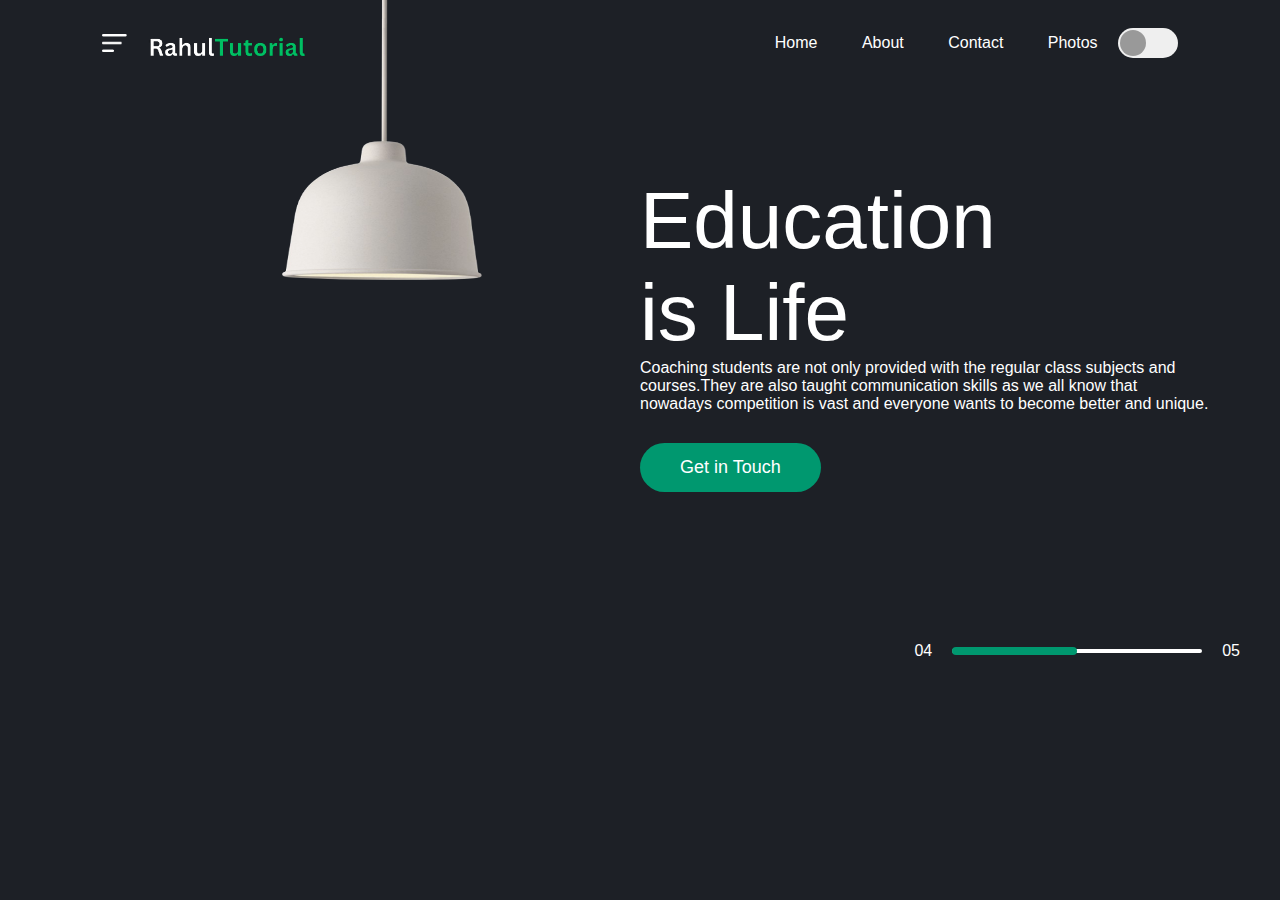
<file: index.html>
<!DOCTYPE html>
<head>
    <meta name="viewport" content="width=device-width, initial-scale=1.0">
    <title>Rahul Tutorial (Home and Batch Tutions)</title>
    <link rel="stylesheet" href="style.css">
</head>
<body>
<div class="hero">
<nav>
    <img src="images/menu.png" class="menu-img">
    <img src="images/logo.png" class="logo">
    <ul>
        <li><a href="index.html">Home</a></li>
        <li><a href="">About</a></li>
        <li><a href="contact.html">Contact</a></li>
        <li><a href="gallery.html">Photos</a></li>     
    </ul>
    <button type="button" onclick="togglebtn()" id="btn"><span></span></button>
</nav>

<div class="lamp-container"></div>
    <img src="images/lamp.png" class="lamp">
    <img src="images/light.png" class="light" id="light">

    <div class="text-container">
<h1>Education <br> is Life</h1>
<p>Coaching students are not only provided with the regular class subjects and courses.They are also taught communication skills as we all know that <br> nowadays competition is vast and everyone wants to become better and unique.</p>
<a href="https://wa.me/917903894456">Get in Touch</a>
<div class="control">
    <p>04</p>
    <div class="line"><span></span></div>
    <p>05</p>
</div>
</div>


</div>


<script>

var btn = document.getElementById("btn");
var light = document.getElementById("light");

function togglebtn(){
    btn.classList.toggle("active");
    light.classList.toggle("on");
}

</script>
</body>
</html>
</file>
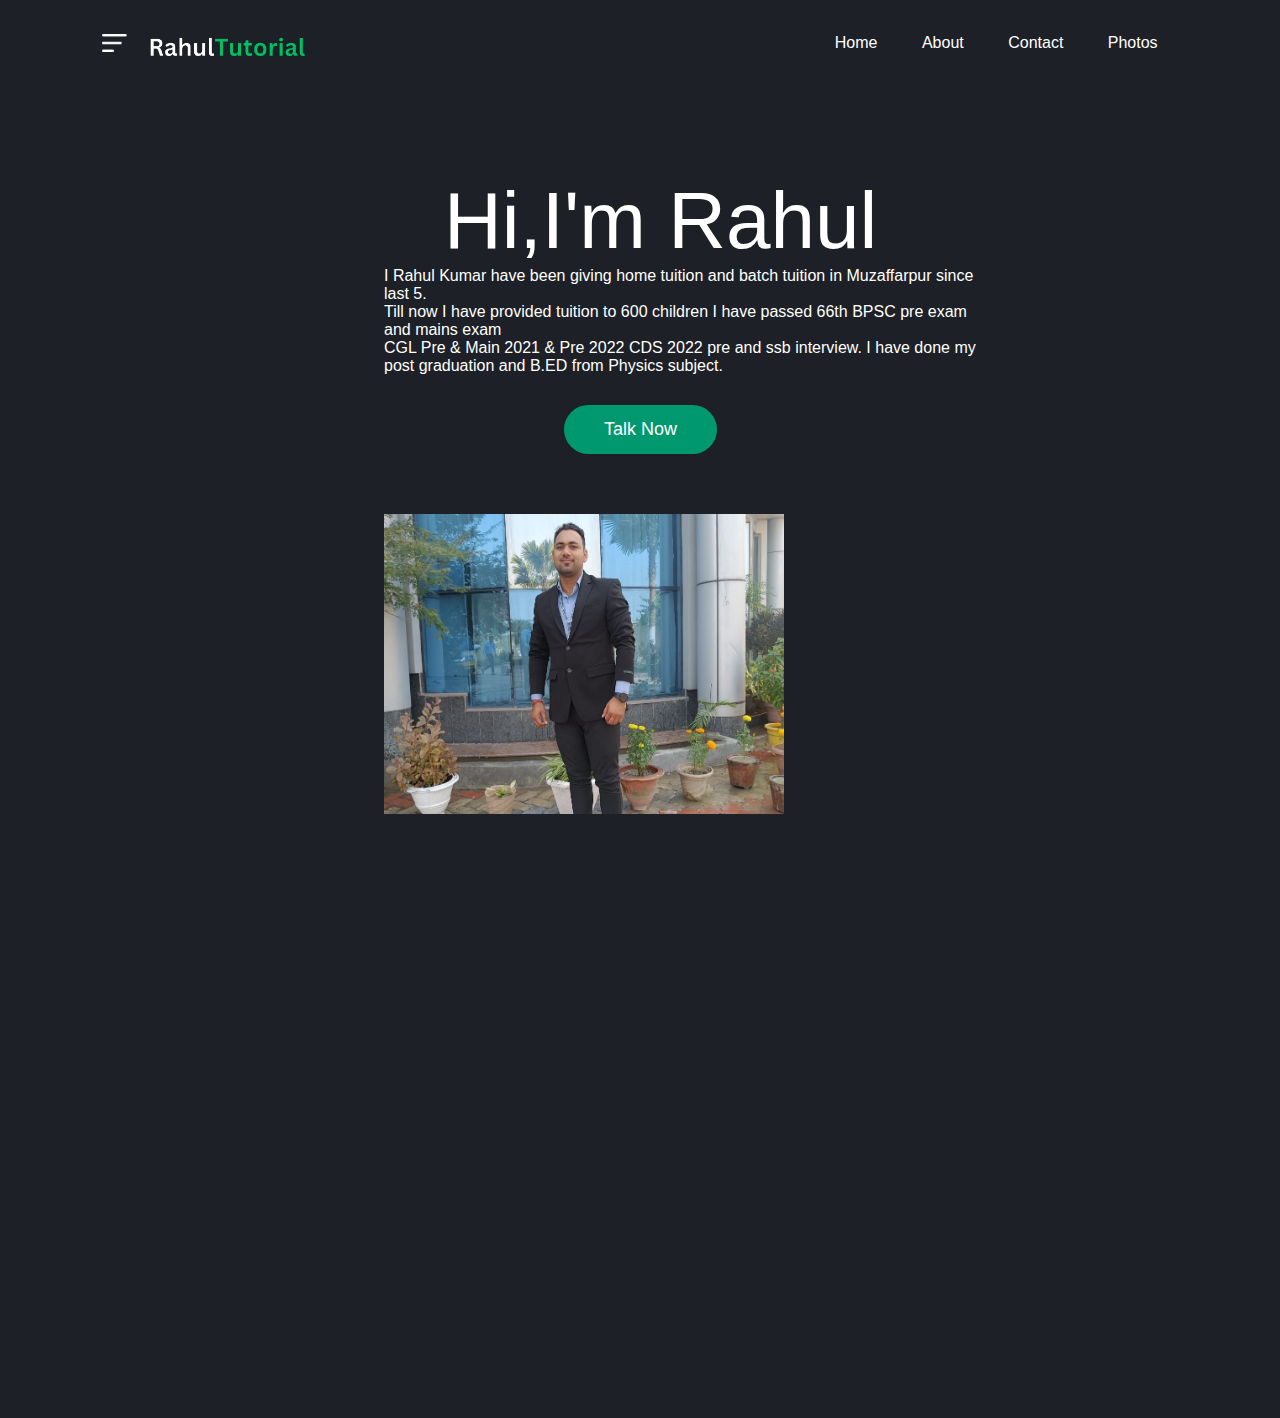
<file: about.html>
<!DOCTYPE html>
<head>
    <meta name="viewport" content="width=device-width, initial-scale=1.0">
    <title>Rahul Tutorial (Home and Batch Tutions)</title>
    <link rel="stylesheet" href="style.css">
</head>
<body>
<div class="hero">
<nav>
    <img src="images/menu.png" class="menu-img">
    <img src="images/logo.png" class="logo">
    <ul>
        <li><a href="index.html">Home</a></li>
        <li><a href="">About</a></li>
        <li><a href="contact.html">Contact</a></li>
        <li><a href="gallery.html">Photos</a></li>     
    </ul>
    </nav>

    <div class="about">
        <h1>Hi,I'm Rahul</h1>
        <p>I Rahul Kumar have been giving home tuition and batch tuition in Muzaffarpur since last 5. <br> Till now I have provided tuition to 600 children I have passed 66th BPSC pre exam and mains exam <br> CGL Pre & Main 2021 & Pre 2022 CDS 2022 pre and ssb interview. I have done my post graduation and B.ED from Physics subject.

        </p>
        <a href="https://wa.me/917903894456">Talk Now</a>
        <img src="WhatsApp Image 2023-01-11 at 16.10.25.jpg">
    </div>

    </div>
    </body>
    </html>
</file>
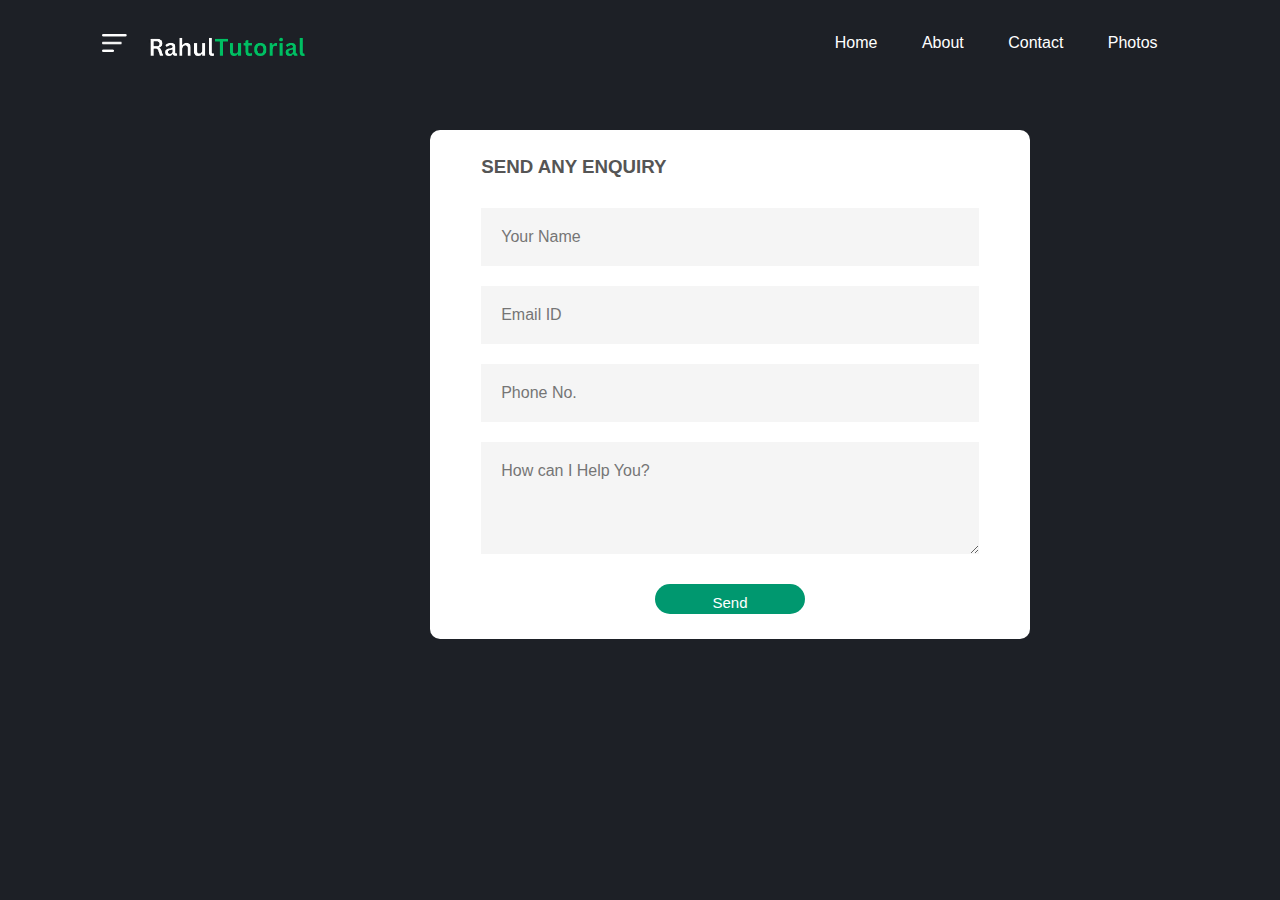
<file: contact.html>
<!DOCTYPE html>
<head>
    <meta name="viewport" content="width=device-width, initial-scale=1.0">
    <title>Rahul Tutorial (Home and Batch Tutions)</title>
    <link rel="stylesheet" href="style.css">
</head>
<body>
<div class="hero">
<nav>
    <img src="images/menu.png" class="menu-img">
    <img src="images/logo.png" class="logo">
    <ul>
        <li><a href="index.html">Home</a></li>
        <li><a href="">About</a></li>
        <li><a href="contact.html">Contact</a></li>
        <li><a href="gallery.html">Photos</a></li>     
    </ul>
    </nav>
    <div class="container">
        <form action="https://formsubmit.co/4754e3c1b6a97872ef6f70c6d7b979f9" method="POST">

        <h3>SEND ANY ENQUIRY</h3>
        <input type="text" id="Name" placeholder="Your Name" required>
        <input type="email" id="email" placeholder="Email ID" required>
        <input type="text" id="phone" placeholder="Phone No." required>
        <textarea name="Message" rows="4" placeholder="How can I Help You?"></textarea>
        <button type="submit">Send</button>
        </form>
    </div>


    </div>
    </body>
    </html>
</file>
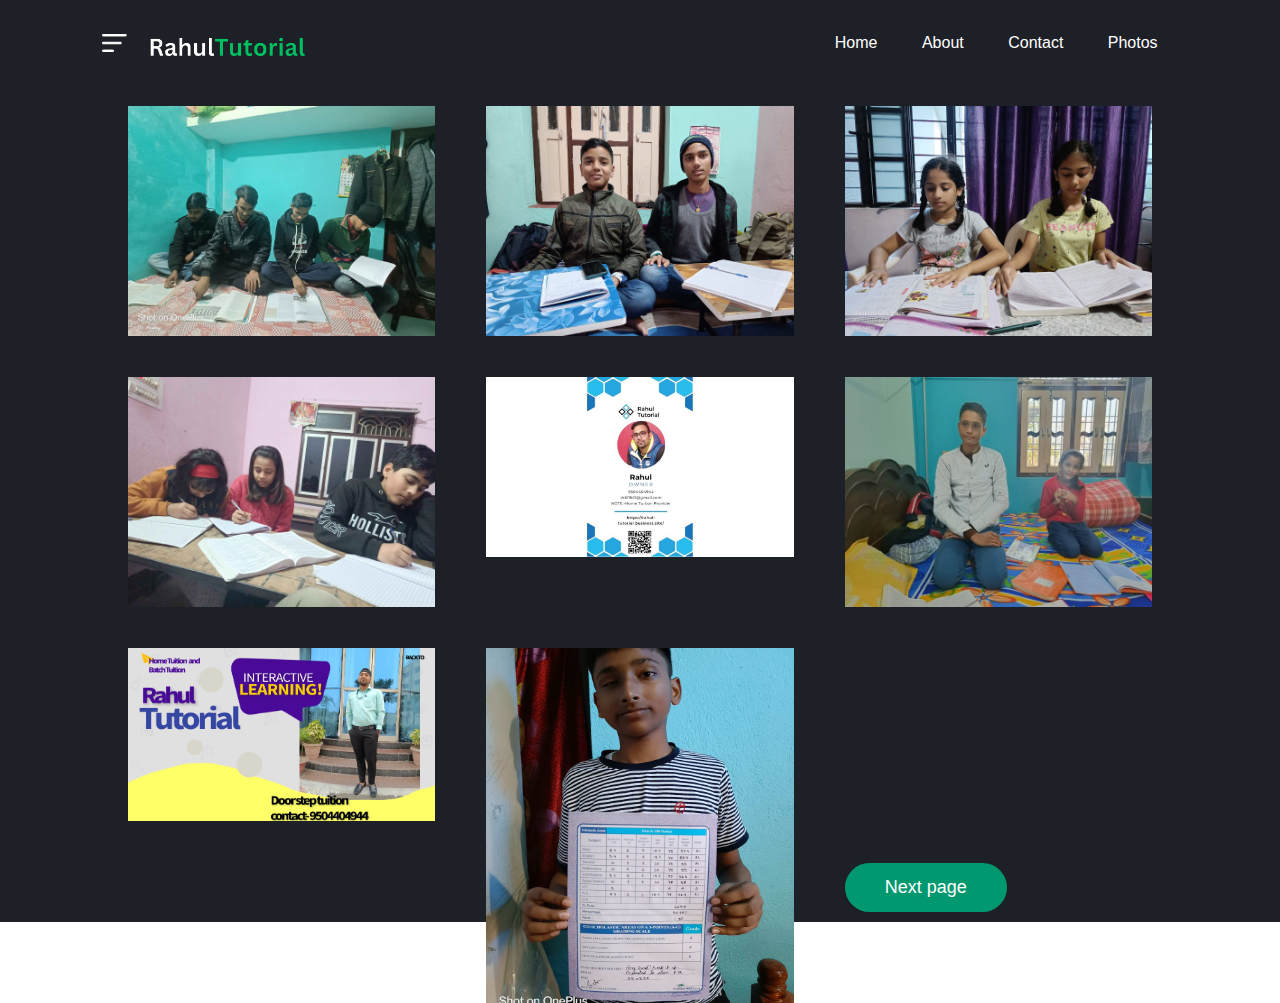
<file: gallery.html>
<!DOCTYPE html>
<head>
    <meta name="viewport" content="width=device-width, initial-scale=1.0">
    <title>Rahul Tutorial (Home and Batch Tutions)</title>
    <link rel="stylesheet" href="style.css">
</head>
<body>
<div class="hero">
<nav>
    <img src="images/menu.png" class="menu-img">
    <img src="images/logo.png" class="logo">
    <ul>
        <li><a href="index.html">Home</a></li>
        <li><a href="">About</a></li>
        <li><a href="contact.html">Contact</a></li>
        <li><a href="gallery.html">Photos</a></li>     
    </ul>
</nav>
<div class="full-img" id="FullImgBox">
    <img src="gallery/1.png" id="FullImg">
    <span onclick="closeFullImg()">X</span>    
</div>
<div class="image-gallery">
    <img src="gallery/1.png" onclick="openFullImg(this.src)">
    <img src="gallery/2.png" onclick="openFullImg(this.src)">
    <img src="gallery/3.png" onclick="openFullImg(this.src)">
    <img src="gallery/4.png" onclick="openFullImg(this.src)">
    <img src="gallery/6.png" onclick="openFullImg(this.src)">
    <img src="gallery/7.png" onclick="openFullImg(this.src)">
    <img src="gallery/8.png" onclick="openFullImg(this.src)">
    <img src="gallery/9.png" onclick="openFullImg(this.src)">
    <div class="next">
    <a href="gallery2.html">Next page</a>
</div>
</div>




</div>
<script>


var FullImgBox = document.getElementById("FullImgBox");
var FullImg = document.getElementById("FullImg");

function openFullImg(pic){
    FullImgBox.style.display = "flex";
    FullImg.src = pic;
}
function closeFullImg(){
    FullImgBox.style.display = "none";
}

</script>
</body>
</html>
</file>
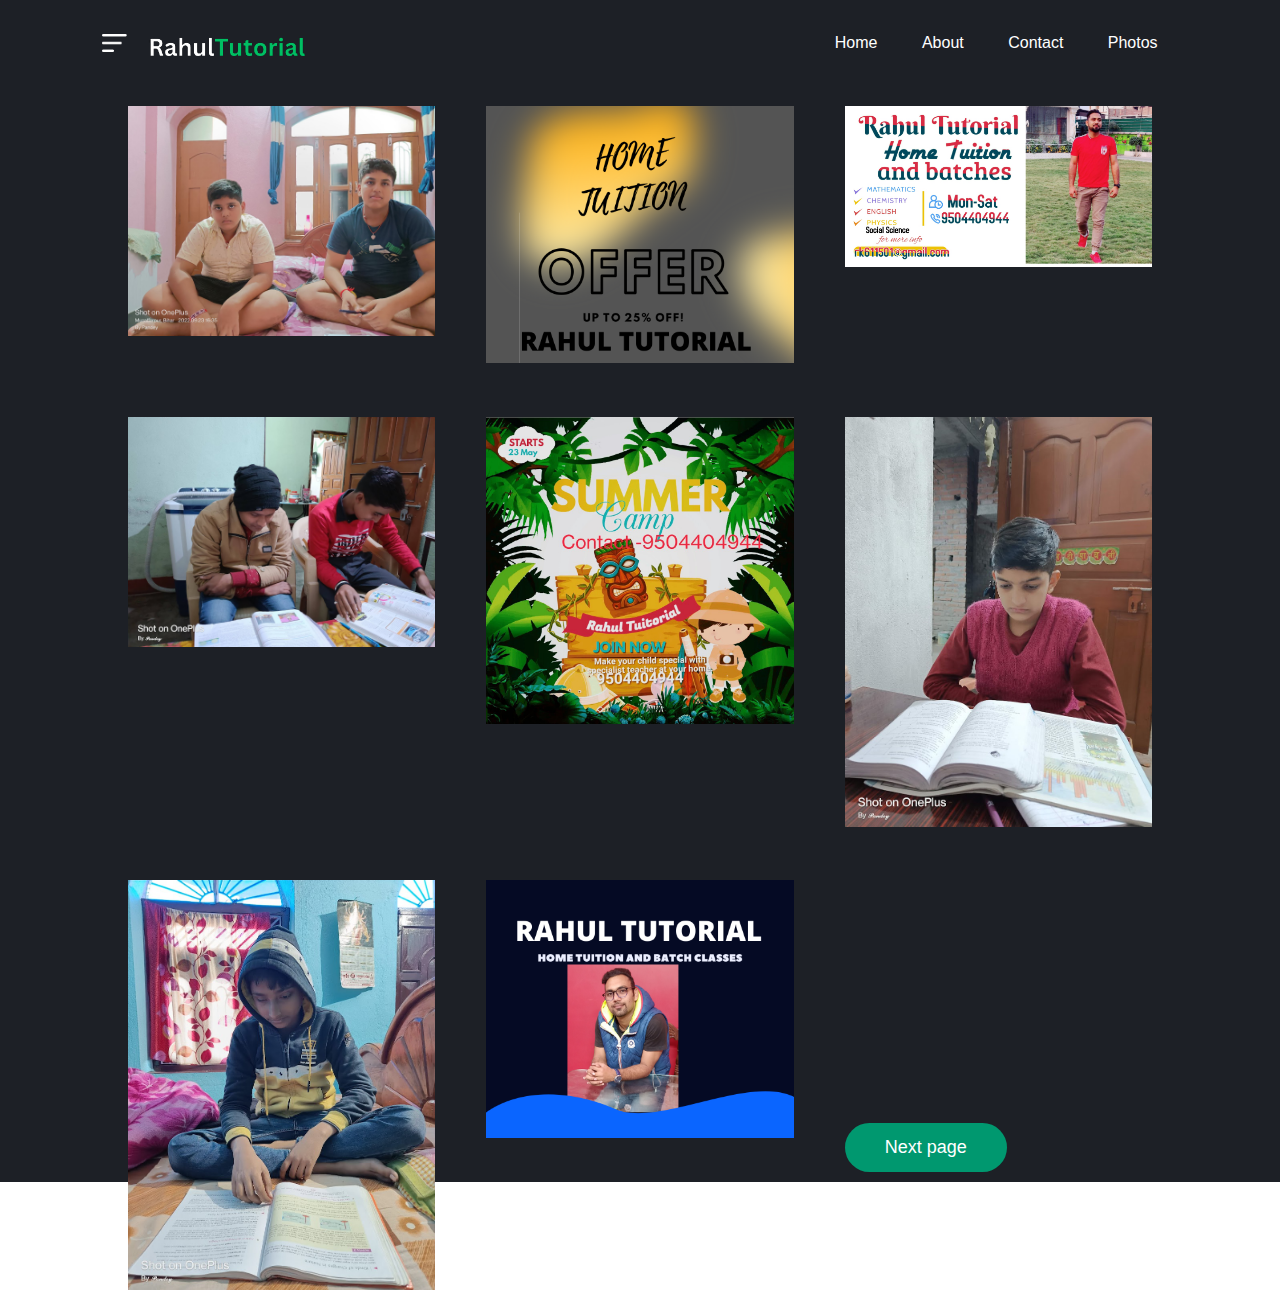
<file: gallery2.html>
<!DOCTYPE html>
<head>
    <meta name="viewport" content="width=device-width, initial-scale=1.0">
    <title>Rahul Tutorial (Home and Batch Tutions)</title>
    <link rel="stylesheet" href="style.css">
</head>
<body>
<div class="hero">
<nav>
    <img src="images/menu.png" class="menu-img">
    <img src="images/logo.png" class="logo">
    <ul>
        <li><a href="index.html">Home</a></li>
        <li><a href="">About</a></li>
        <li><a href="contact.html">Contact</a></li>
        <li><a href="gallery.html">Photos</a></li>     
    </ul>
</nav>
<div class="full-img" id="FullImgBox">
    <img src="gallery/1.png" id="FullImg">
    <span onclick="closeFullImg()">X</span>    
</div>
<div class="image-gallery">
    <img src="gallery/10.png" onclick="openFullImg(this.src)">
    <img src="gallery/11.png" onclick="openFullImg(this.src)">
    <img src="gallery/12.png" onclick="openFullImg(this.src)">
    <img src="gallery/13.png" onclick="openFullImg(this.src)">
    <img src="gallery/15.png" onclick="openFullImg(this.src)">
    <img src="gallery/14.png" onclick="openFullImg(this.src)">
    <img src="gallery/16.png" onclick="openFullImg(this.src)">
    <img src="gallery/17.png" onclick="openFullImg(this.src)">
    <div class="next">
    <a href="gallery3.html">Next page</a>
</div>
</div>




</div>
<script>


var FullImgBox = document.getElementById("FullImgBox");
var FullImg = document.getElementById("FullImg");

function openFullImg(pic){
    FullImgBox.style.display = "flex";
    FullImg.src = pic;
}
function closeFullImg(){
    FullImgBox.style.display = "none";
}

</script>
</body>
</html>
</file>
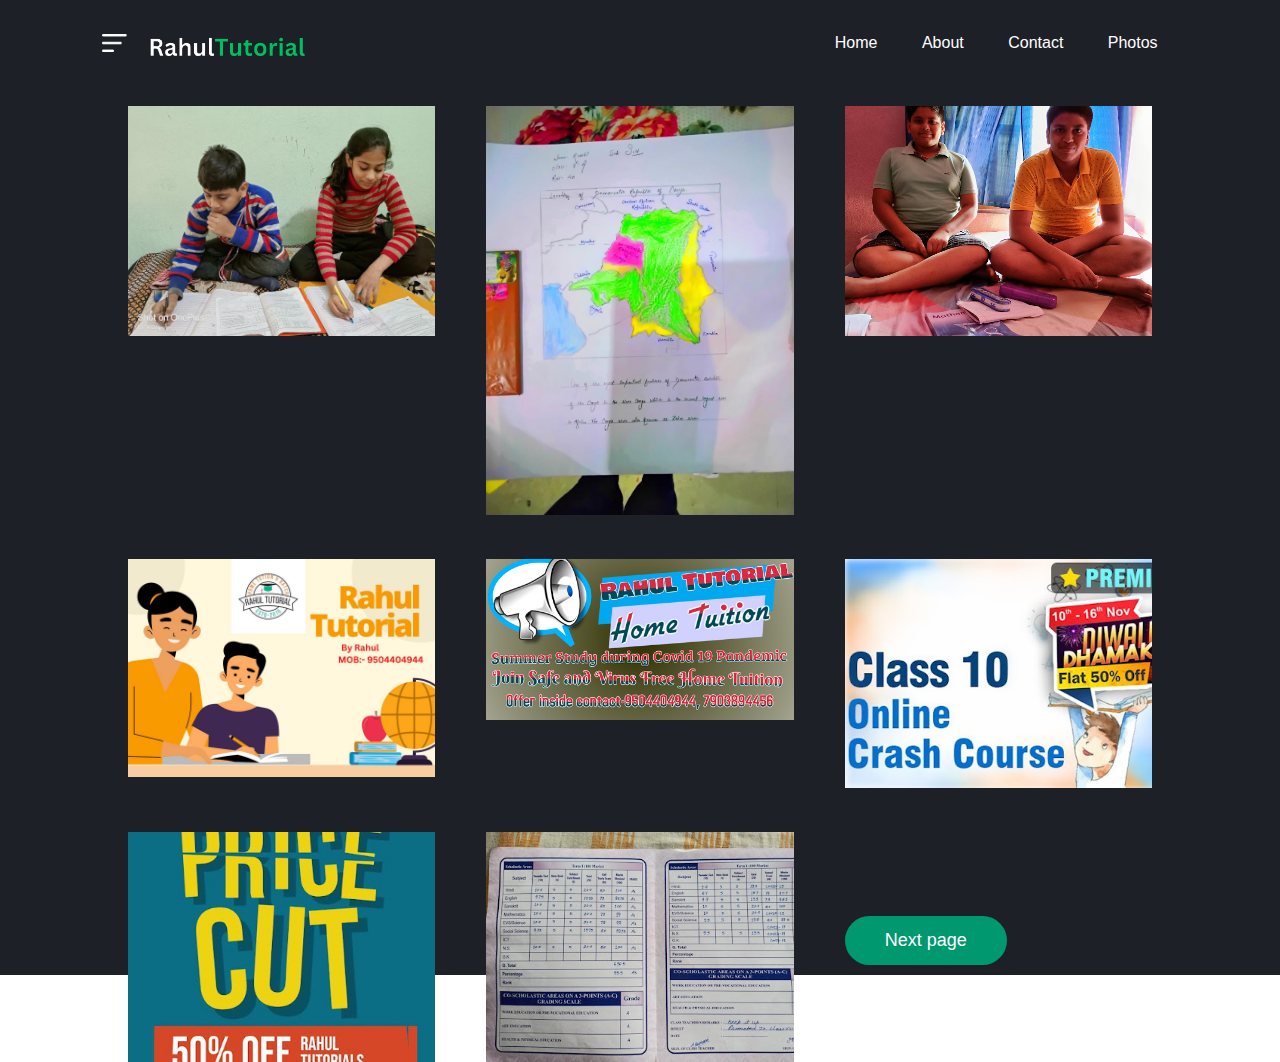
<file: gallery3.html>
<!DOCTYPE html>
<head>
    <meta name="viewport" content="width=device-width, initial-scale=1.0">
    <title>Rahul Tutorial (Home and Batch Tutions)</title>
    <link rel="stylesheet" href="style.css">
</head>
<body>
<div class="hero">
<nav>
    <img src="images/menu.png" class="menu-img">
    <img src="images/logo.png" class="logo">
    <ul>
        <li><a href="index.html">Home</a></li>
        <li><a href="">About</a></li>
        <li><a href="contact.html">Contact</a></li>
        <li><a href="gallery.html">Photos</a></li>     
    </ul>
</nav>
<div class="full-img" id="FullImgBox">
    <img src="gallery/1.png" id="FullImg">
    <span onclick="closeFullImg()">X</span>    
</div>
<div class="image-gallery">
    <img src="gallery/18.png" onclick="openFullImg(this.src)">
    <img src="gallery/19.png" onclick="openFullImg(this.src)">
    <img src="gallery/20.png" onclick="openFullImg(this.src)">
    <img src="gallery/21.png" onclick="openFullImg(this.src)">
    <img src="gallery/24.png" onclick="openFullImg(this.src)">
    <img src="gallery/23.png" onclick="openFullImg(this.src)">
    <img src="gallery/22.png" onclick="openFullImg(this.src)">
    <img src="gallery/25.png" onclick="openFullImg(this.src)">
    <div class="next">
    <a href="gallery4.html">Next page</a>
</div>
</div>




</div>
<script>


var FullImgBox = document.getElementById("FullImgBox");
var FullImg = document.getElementById("FullImg");

function openFullImg(pic){
    FullImgBox.style.display = "flex";
    FullImg.src = pic;
}
function closeFullImg(){
    FullImgBox.style.display = "none";
}

</script>
</body>
</html>
</file>
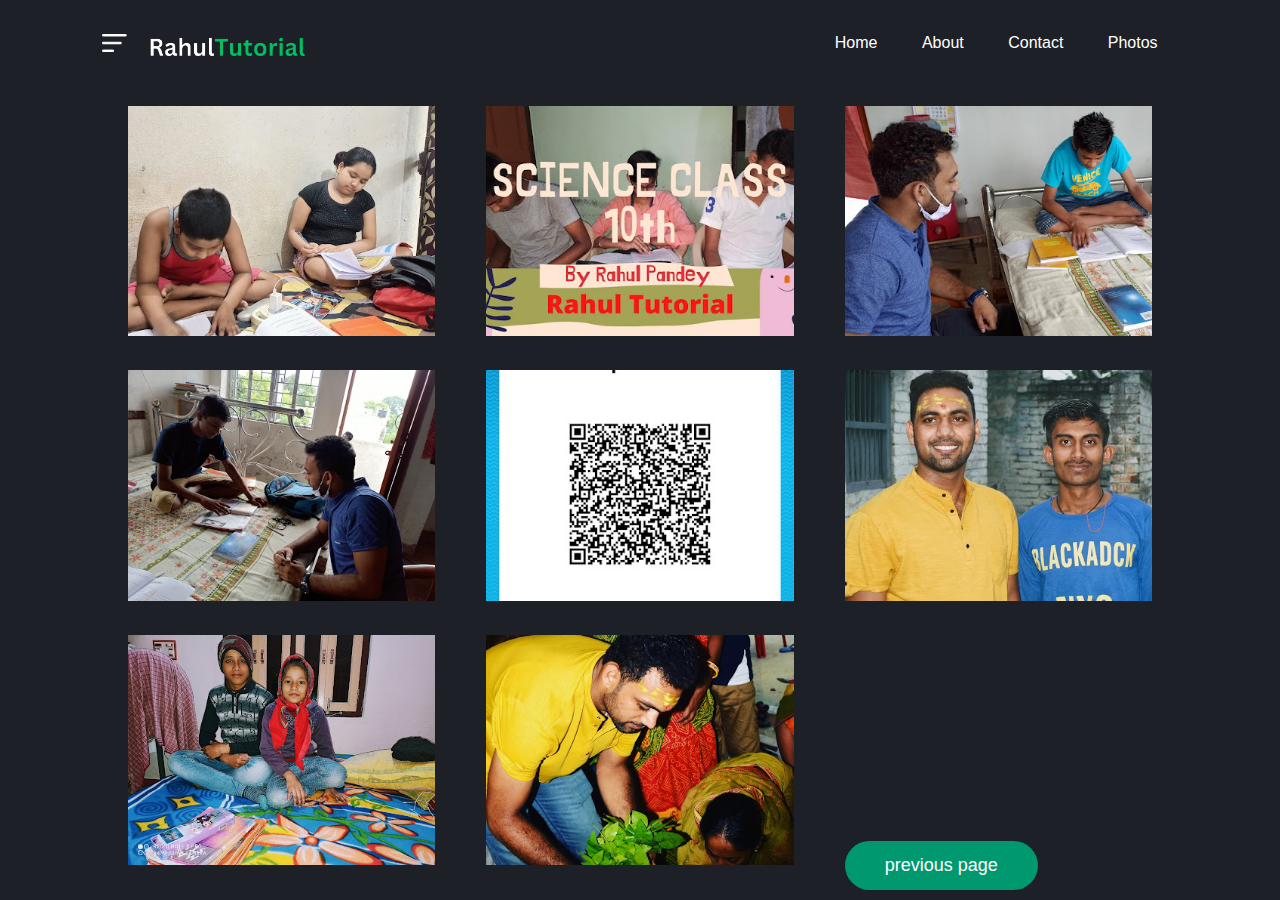
<file: gallery4.html>
<!DOCTYPE html>
<head>
    <meta name="viewport" content="width=device-width, initial-scale=1.0">
    <title>Rahul Tutorial (Home and Batch Tutions)</title>
    <link rel="stylesheet" href="style.css">
</head>
<body>
<div class="hero">
<nav>
    <img src="images/menu.png" class="menu-img">
    <img src="images/logo.png" class="logo">
    <ul>
        <li><a href="index.html">Home</a></li>
        <li><a href="">About</a></li>
        <li><a href="contact.html">Contact</a></li>
        <li><a href="gallery.html">Photos</a></li>     
    </ul>
</nav>
<div class="full-img" id="FullImgBox">
    <img src="gallery/1.png" id="FullImg">
    <span onclick="closeFullImg()">X</span>    
</div>
<div class="image-gallery">
    <img src="gallery/26.png" onclick="openFullImg(this.src)">
    <img src="gallery/27.png" onclick="openFullImg(this.src)">
    <img src="gallery/28.png" onclick="openFullImg(this.src)">
    <img src="gallery/29.png" onclick="openFullImg(this.src)">
    <img src="gallery/30.png" onclick="openFullImg(this.src)">
    <img src="gallery/31.png" onclick="openFullImg(this.src)">
    <img src="gallery/32.png" onclick="openFullImg(this.src)">
    <img src="gallery/33.png" onclick="openFullImg(this.src)">
    <div class="next">
    <a href="gallery.html">previous page</a>
</div>
</div>




</div>
<script>


var FullImgBox = document.getElementById("FullImgBox");
var FullImg = document.getElementById("FullImg");

function openFullImg(pic){
    FullImgBox.style.display = "flex";
    FullImg.src = pic;
}
function closeFullImg(){
    FullImgBox.style.display = "none";
}

</script>
</body>
</html>
</file>
<file: style.css>
*{
    margin: 0;
    padding: 0;
    font-family: 'poppins', sans-serif;
    box-sizing: border-box;
}

.hero{
    background: #1d2026;
    min-height: 100vh;
    width: 100%;
    color: #fff;
    position: relative;
}
nav{
    display: flex;
    align-items: center;
    padding: 20px 8%;
}
nav .menu-img{
    width: 25px;
    margin-right: 20px;
    cursor: pointer;
}
nav .logo{
    width: 160px;
    cursor: pointer;
}
nav ul{
    flex: 1;
    text-align: right;
}
nav ul li{
    display: inline-block;
    list-style: none;
    margin: 0 20px;
}
nav ul li a{
    text-decoration: none;
    color: #fff;
}
button {
    background: #efefef;
    height: 30px;
    width: 60px;
    border-radius: 20px;
    border: 0;
    outline: 0;
    cursor: pointer;
    transition: background 0.5s;
}
button span{
    display: block;
    background: #999;
    height: 26px;
    width: 26px;
    border-radius: 50%;
    margin-left: 2px;
    transition: background 0.5s, margin-left 0.5s;
}
.lamp-container{
    position: absolute;
    top: -20px;
    left: 22%;
    width: 200px;
}
.lamp{
    position: absolute;
    height: 300px;
    width: 200px;
    margin-right: 22%;
    margin-left: 22%;
    top: -20px;
}
.light{
    position: absolute;
    top: 39%;
    width: 700px;
    margin-left: 5.1%;
    opacity: 0;
    transition: opacity 0.5s;
}
.text-container{
    max-width: 600px;
    margin-top: 7%;
    margin-left: 50%;
}
.text-container h1{
    font-size: 80px;
    font-weight: 400;
}
.text-container a{
    text-decoration: none;
    background: #00986f;
    padding: 14px 40px;
    display: inline-block;
    color: #fff;
    font-size: 18px;
    margin-top: 30px;
    border-radius: 30px;
}
.control{
    display: flex;
    align-items: center;
    justify-content: flex-end;
    margin-top: 150px;
}
.control .line{
    width: 250px;
    height: 4px;
    background: #fff;
    margin: 0 20px;
    border-radius: 2px;
}
.control .line span{
    width: 50%;
    height: 8px;
    margin-top: -2px;
    border-radius: 4px;
    background: #00986f;
    display: block;
}
.active{
    background: green;
}
.active span{
    background: #fff;
    margin-left: 31px;
}
.on{
    opacity: 1;
}
.image-gallery{
    width: 80%;
    margin: 20px auto 10px;
    display: grid;
    grid-template-columns: repeat(auto-fit, minmax(250px, 1fr));
    grid-gap: 5%;
}
.image-gallery img{
    width: 100%;
    cursor: pointer;
    transition: 0.4s;
}
.next a{
    position: absolute;
    text-decoration: none;
    background: #00986f;
    padding: 14px 40px;
    display: inline-block;
    color: #fff;
    font-size: 18px;
    margin-top: 30px;
    border-radius: 30px;
    bottom: 10px;
}
.image-gallery img:hover{
    transform: scale(0.8) rotate(-15deg);
    border-radius: 20px;
    box-shadow: 0 32px 75px rgba(68,77,136, 0.2);
}
.full-img{
    width: 100%;
    height: 100vh;
    background: rgba(0,0,0,0.9);
    position: fixed;
    top: 0;
    left: 0;
    display: none;
    align-items: center;
    justify-content: center;
    z-index: 100;
}
.full-img img{
    width: 90%;
    max-width: 500px;
}
.full-img span{
    position: absolute;
    top: 5%;
    right: 5%;
    font-size: 30px;
    color: #fff;
    cursor: pointer;
}
form{
    background: #fff;
    display: flex;
    flex-direction: column;
    padding: 2vw 4vw;
    width: 90%;
    max-width: 600px;
    border-radius: 10px;
    position: absolute;
    left: 430px;
    top: 130px;
}
form h3{
    color: #555;
    font-weight: 800;
    margin-bottom: 20px;
}
form input, form textarea{
    border: 0;
    margin: 10px 0;
    padding: 20px;
    outline: none;
    background: #f5f5f5;
    font-size: 16px;
}
form button{
    padding: 10px;
    background: #00986f;
    color: #fff;
    font-size: 15px;
    border: 0;
    outline: none;
    cursor: pointer;
    width: 150px;
    margin: 20px auto 0;
    border-radius: 30px;
}
.about{
    max-width: 600px;
    margin-top: 7%;
    margin-left: 30%;
}
.about h1{
    font-size: 80px;
    font-weight: 400;
    margin-left: 10%;
}
.about a{
    text-decoration: none;
    background: #00986f;
    padding: 14px 40px;
    display: inline-block;
    color: #fff;
    font-size: 18px;
    margin-top: 30px;
    border-radius: 30px;
    margin-left: 30%;
}
.about img{

    height: 300px;
    width: 400px;
    margin-bottom: 100%;
    margin-top: 10%;
    margin-right: 50;
}
</file>
